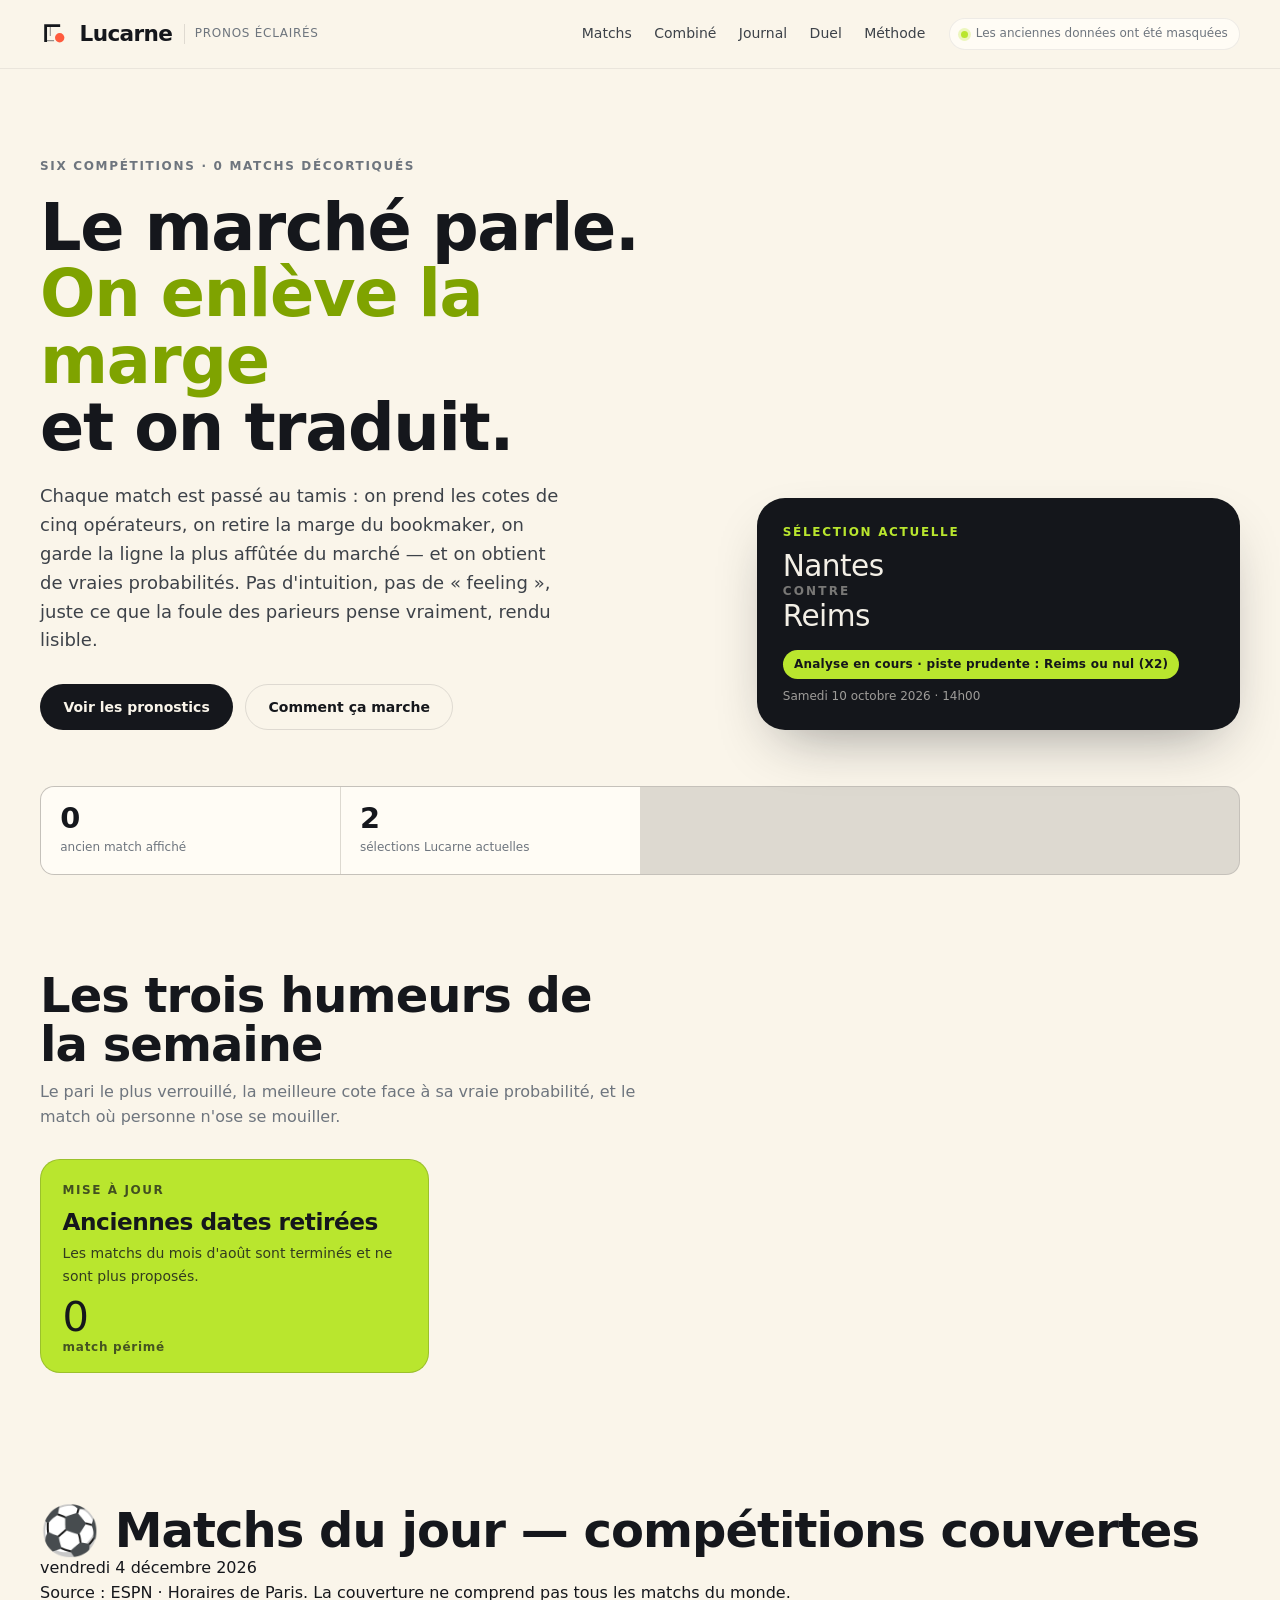
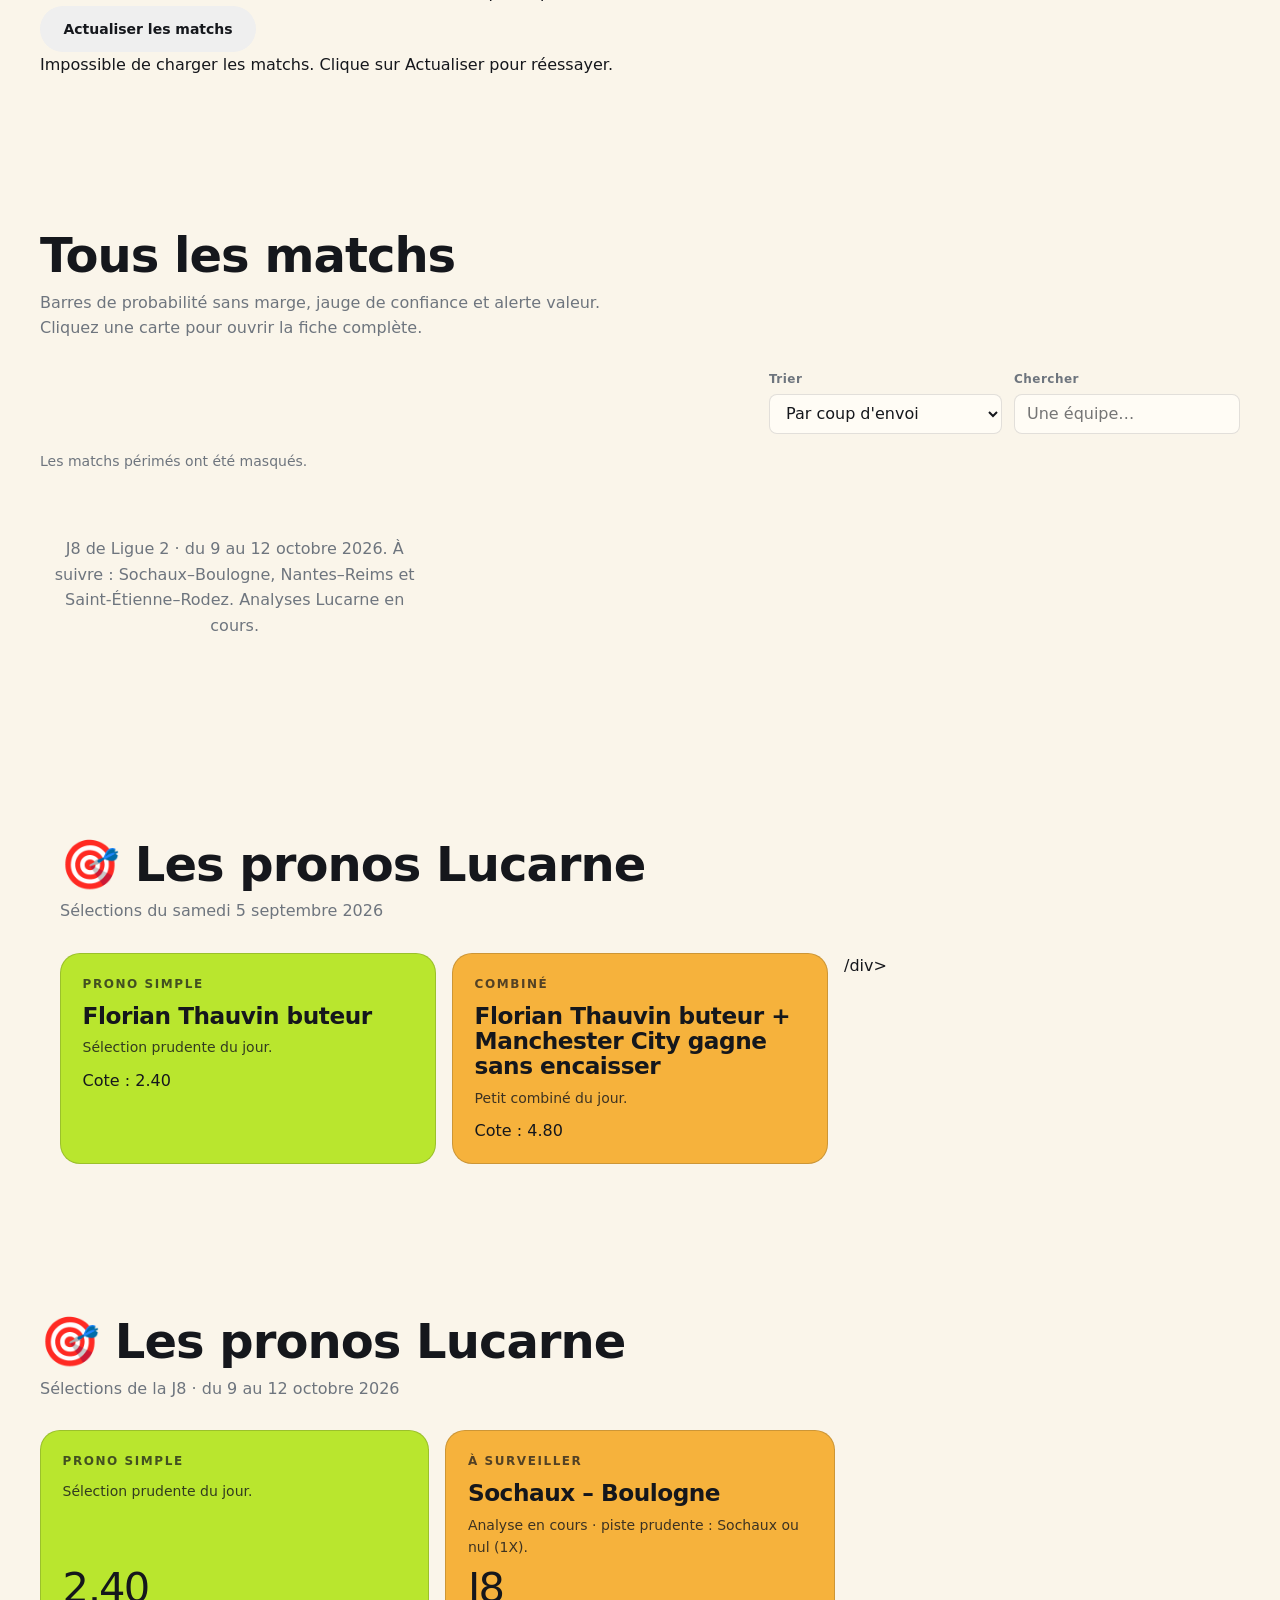
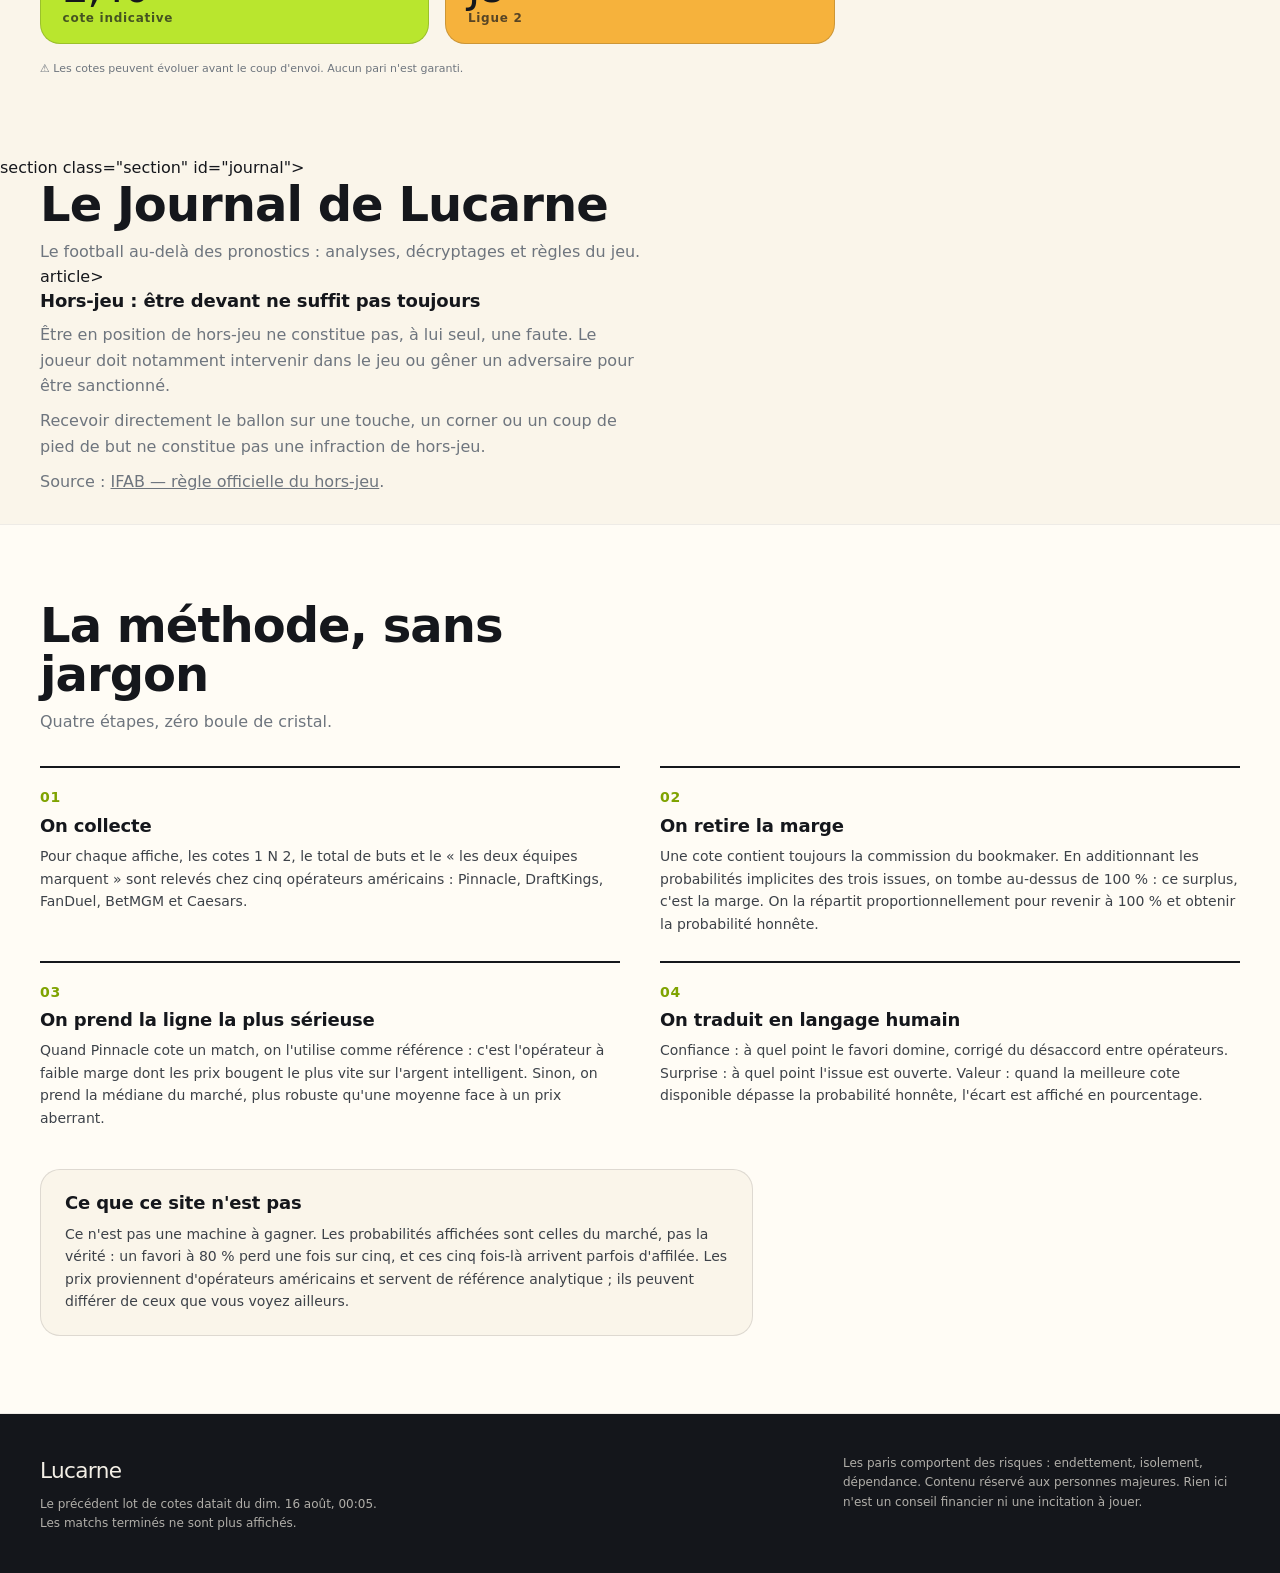
<file: index.html>
<!doctype html>
<html lang="fr">
<head>
<meta charset="utf-8" />
<meta name="viewport" content="width=device-width, initial-scale=1" />
<title>Lucarne — pronostics football éclairés</title>
<meta name="description" content="Probabilités sans marge, indice de confiance et détecteur de valeur sur la Ligue 1, la Premier League, la Liga, la Serie A, la Bundesliga et la Ligue des Champions." />
<link rel="icon" href="data:image/svg+xml,%3Csvg xmlns='http://www.w3.org/2000/svg' viewBox='0 0 32 32'%3E%3Crect width='32' height='32' rx='7' fill='%2314161B'/%3E%3Cpath d='M7 22V8h13' stroke='%23C7F04A' stroke-width='3' fill='none' stroke-linecap='square'/%3E%3Ccircle cx='19' cy='19' r='4.5' fill='%23FF5B3E'/%3E%3C/svg%3E" />
<link href="https://api.fontshare.com/v2/css?f[]=clash-display@600,700&f[]=satoshi@400,500,700,900&display=swap" rel="stylesheet" />
<link rel="stylesheet" href="styles.css" />
</head>
<body>
<a class="skip" href="#contenu">Aller au contenu</a>

<header class="topbar">
  <div class="wrap topbar__in">
    <a class="brand" href="#top" aria-label="Lucarne, accueil">
      <svg class="brand__mark" viewBox="0 0 32 32" aria-hidden="true" fill="none">
        <path d="M6 23V7h14" stroke="currentColor" stroke-width="3" stroke-linecap="square"/>
        <path d="M6 23h9M11 7v11" stroke="currentColor" stroke-width="1.2" opacity=".45"/>
        <circle cx="21" cy="20" r="5" fill="var(--coral)"/>
      </svg>
      <span class="brand__word">Lucarne</span>
      <span class="brand__tag">pronos éclairés</span>
    </a>
    <nav class="topnav" aria-label="Navigation principale">
      <a href="#matchs">Matchs</a>
      <a href="#combine">Combiné</a>
      <a href="#journal">Journal</a>
      <a href="#duel">Duel</a>
      <a href="#methode">Méthode</a>
    </nav>
    <p class="freshness" id="freshness"><span class="dot"></span><span id="freshText">chargement…</span></p>
  </div>
</header>

<main id="contenu">

  <!-- ───────────── HERO ───────────── -->
  <section class="hero" id="top">
    <div class="wrap hero__in">
      <div class="hero__text">
        <p class="eyebrow">Six compétitions · <span id="heroCount">—</span> matchs décortiqués</p>
        <h1>Le marché parle.<br><em>On enlève la marge</em><br>et on traduit.</h1>
        <p class="lede">
          Chaque match est passé au tamis&nbsp;: on prend les cotes de cinq opérateurs, on retire la
          marge du bookmaker, on garde la ligne la plus affûtée du marché — et on obtient de vraies
          probabilités. Pas d'intuition, pas de «&nbsp;feeling&nbsp;», juste ce que la foule des parieurs
          pense vraiment, rendu lisible.
        </p>
        <div class="hero__cta">
          <a class="btn btn--solid" href="#matchs">Voir les pronostics</a>
          <a class="btn btn--ghost" href="#methode">Comment ça marche</a>
        </div>
      </div>
      <aside class="hero__panel" id="heroPanel" aria-label="Affiche du moment"></aside>
    </div>
    <div class="wrap">
      <ul class="ticker" id="ticker" aria-label="Chiffres clés"></ul>
    </div>
  </section>

  <!-- ───────────── PODIUM ───────────── -->
  <section class="strip" id="podium">
    <div class="wrap">
      <div class="sect-head">
        <h2>Les trois humeurs de la semaine</h2>
        <p>Le pari le plus verrouillé, la meilleure cote face à sa vraie probabilité, et le match où personne n'ose se mouiller.</p>
      </div>
      <div class="podium" id="podiumGrid"></div>
    </div>
  </section>

  <!-- ───────────── MATCHS ───────────── -->
  <section class="section" id="matchs">
    <div class="wrap">
      <div class="sect-head sect-head--row">
        <div>
          <h2>Tous les matchs</h2>
          <p>Barres de probabilité sans marge, jauge de confiance et alerte valeur. Cliquez une carte pour ouvrir la fiche complète.</p>
        </div>
      </div>

      <div class="filters" role="group" aria-label="Filtres">
        <div class="chiprow" id="leagueFilter" role="group" aria-label="Compétition"></div>
        <div class="filters__end">
          <label class="field">
            <span>Trier</span>
            <select id="sortSel">
              <option value="date">Par coup d'envoi</option>
              <option value="conf">Confiance décroissante</option>
              <option value="chaos">Indice de surprise</option>
              <option value="edge">Valeur détectée</option>
            </select>
          </label>
          <label class="field field--search">
            <span>Chercher</span>
            <input id="search" type="search" placeholder="Une équipe…" autocomplete="off" />
          </label>
        </div>
      </div>

      <p class="result-count" id="resultCount" aria-live="polite"></p>
      <div class="grid" id="matchGrid"></div>
      <p class="empty" id="emptyState" hidden>Aucun match ne correspond. Essayez un autre filtre.</p>
    </div>
  </section>
 <section class="section"><div class="wrap"><div class="wrap"><div class="sect-head"><h2>🎯 Les pronos Lucarne</h2><p>Sélections du samedi 5 septembre 2026</p></div>
   <div class="podium">
   <article class="pod pod--a">
     <p class="pod__tag">PRONO SIMPLE</p>
    <h3 class="pod__title">Florian Thauvin buteur</h3>
   <p class="pod__why">Sélection prudente du jour.</p> 
     <p class="pod__odd">Cote : 2.40</p>
     </article>
<article class="pod pod--b">
<p class="pod__tag">COMBINÉ</p>
  <h3 class="pod__title">Florian Thauvin buteur + Manchester City gagne sans encaisser</h3>
  <p class="pod__why">Petit combiné du jour.</p>
  <p class="pod__odd">Cote : 4.80</p>
  </article>
  /div>
</div>
</section>   
  <!-- ───────────── COMBINÉ ───────────── -->
  <section class="section section--dark" id="combine">
    <div class="wrap combo">
      <div class="combo__intro">
        <h2>L'atelier combiné</h2>
        <p>
          Ajoutez des sélections et voyez immédiatement ce que ça donne&nbsp;: la probabilité réelle
          que tout passe, la cote que le marché vous offre, et si le jeu en vaut la chandelle.
          Spoiler&nbsp;: chaque nouvelle jambe divise vos chances.
        </p>
        <div class="combo__hint" id="comboHint">Cliquez sur <strong>+ Combiné</strong> sur une carte de match.</div>
      </div>
      <div class="combo__panel">
        <ul class="legs" id="comboLegs"></ul>
        <div class="combo__totals" id="comboTotals"></div>
      </div>
    </div>
  </section>

  <!-- ───────────── DUEL ───────────── -->
  <section class="section" id="duel">
    <div class="wrap">
      <div class="sect-head">
        <h2>Duel contre le modèle</h2>
        <p>Un match, trois issues, aucune cote affichée. Vous parlez d'abord, le marché répond ensuite. Votre score est calculé au score de Brier — plus vous êtes proche de la vérité probabiliste, plus vous marquez.</p>
      </div>
      <div class="duel" id="duelBox"></div>
    </div>
  </section>

  <!-- ───────────── MÉTHODE ───────────── -->
  section class="section" id="journal">
  <div class="wrap">
    <div class="sect-head">
      <h2>Le Journal de Lucarne</h2>
      <p>Le football au-delà des pronostics : analyses, décryptages et règles du jeu.</p>
      article>
  <h3>Hors-jeu : être devant ne suffit pas toujours</h3>
  <p>Être en position de hors-jeu ne constitue pas, à lui seul, une faute. Le joueur doit notamment intervenir dans le jeu ou gêner un adversaire pour être sanctionné.</p>
  <p>Recevoir directement le ballon sur une touche, un corner ou un coup de pied de but ne constitue pas une infraction de hors-jeu.</p>
  <p>Source : <a href="https://www.theifab.com/laws/latest/offside/">IFAB — règle officielle du hors-jeu</a>.</p>
    </div>
  </div>
</section>
   <section class="section section--paper" id="methode">
    <div class="wrap method">
      <div class="method__lead">
        <h2>La méthode, sans jargon</h2>
        <p>Quatre étapes, zéro boule de cristal.</p>
      </div>
      <ol class="steps">
        <li>
          <span class="steps__n">01</span>
          <h3>On collecte</h3>
          <p>Pour chaque affiche, les cotes 1&nbsp;N&nbsp;2, le total de buts et le «&nbsp;les deux équipes marquent&nbsp;» sont relevés chez cinq opérateurs américains&nbsp;: Pinnacle, DraftKings, FanDuel, BetMGM et Caesars.</p>
        </li>
        <li>
          <span class="steps__n">02</span>
          <h3>On retire la marge</h3>
          <p>Une cote contient toujours la commission du bookmaker. En additionnant les probabilités implicites des trois issues, on tombe au-dessus de 100&nbsp;%&nbsp;: ce surplus, c'est la marge. On la répartit proportionnellement pour revenir à 100&nbsp;% et obtenir la probabilité honnête.</p>
        </li>
        <li>
          <span class="steps__n">03</span>
          <h3>On prend la ligne la plus sérieuse</h3>
          <p>Quand Pinnacle cote un match, on l'utilise comme référence&nbsp;: c'est l'opérateur à faible marge dont les prix bougent le plus vite sur l'argent intelligent. Sinon, on prend la médiane du marché, plus robuste qu'une moyenne face à un prix aberrant.</p>
        </li>
        <li>
          <span class="steps__n">04</span>
          <h3>On traduit en langage humain</h3>
          <p>Confiance&nbsp;: à quel point le favori domine, corrigé du désaccord entre opérateurs. Surprise&nbsp;: à quel point l'issue est ouverte. Valeur&nbsp;: quand la meilleure cote disponible dépasse la probabilité honnête, l'écart est affiché en pourcentage.</p>
        </li>
      </ol>
      <div class="method__note">
        <h3>Ce que ce site n'est pas</h3>
        <p>
          Ce n'est pas une machine à gagner. Les probabilités affichées sont celles du marché, pas la vérité&nbsp;:
          un favori à 80&nbsp;% perd une fois sur cinq, et ces cinq fois-là arrivent parfois d'affilée. Les prix
          proviennent d'opérateurs américains et servent de référence analytique&nbsp;; ils peuvent différer
          de ceux que vous voyez ailleurs.
        </p>
      </div>
    </div>
  </section>
</main>

<footer class="foot">
  <div class="wrap foot__in">
    <div>
      <p class="foot__brand">Lucarne</p>
      <p class="foot__meta" id="footMeta"></p>
    </div>
    <p class="foot__warn">
      Les paris comportent des risques&nbsp;: endettement, isolement, dépendance.
      Contenu réservé aux personnes majeures. Rien ici n'est un conseil financier ni une incitation à jouer.
    </p>
  </div>
</footer>

<!-- Fiche match -->
<div class="sheet" id="sheet" hidden>
  <div class="sheet__scrim" data-close></div>
  <div class="sheet__panel" role="dialog" aria-modal="true" aria-labelledby="sheetTitle">
    <button class="sheet__x" data-close aria-label="Fermer la fiche">&times;</button>
    <div id="sheetBody"></div>
  </div>
</div>

<script src="app.js" defer></script>
<script data-pplx-inline-edit>
(function () {
  if (window === window.top) return;

  const allowedParentOrigins = ["https://www.perplexity.ai","https://perplexity.ai","https://testing.perplexity.ai","https://staging.perplexity.ai","https://*.preview.i.perplexity.ai","http://perplexity.localhost","http://localhost:1420","http://127.0.0.1:1420","http://localhost:3000","http://127.0.0.1:3000","http://localhost:5173","http://127.0.0.1:5173"];
  const MAX_FONT_BYTES = 500 * 1024;
  const MAX_TOTAL_FONT_BYTES = 2 * 1024 * 1024;
  let scrollForwarding = false;
  let scrollRaf = 0;
  let trustedTopOrigin = null;

  // Allow entries like "https://*.preview.i.perplexity.ai" — the wildcard
  // matches a single DNS label (no dots), so "https://*.foo" cannot stretch
  // across multiple labels.
  function matchesAllowedOrigin(origin) {
    if (!origin) return false;
    for (const entry of allowedParentOrigins) {
      if (!entry.includes("*")) {
        if (entry === origin) return true;
        continue;
      }
      const pattern = new RegExp(
        "^" +
          entry.replace(/[.+?^${}()|[\]\\]/g, "\\$&").replace(/\*/g, "[^.]+") +
          "$",
      );
      if (pattern.test(origin)) return true;
    }
    return false;
  }

  // Trust decision: when the sender is same-origin-visible (event.origin is a
  // real origin like https://www.perplexity.ai) we trust event.origin directly.
  // When event.origin is "null" (opaque broker srcdoc), we fall back to the
  // broker's stamped `parentOrigin` to identify the top window. The fallback
  // is claim-only — we rely on the browser's native `targetOrigin` enforcement
  // on the response path (see postToTrustedTop) to ensure replies can't be
  // delivered to anyone but the actual top window of that claimed origin.
  function getTrustedParentOrigin(event) {
    const forwardedParentOrigin =
      typeof event.data.parentOrigin === "string" ? event.data.parentOrigin : null;
    const parentOrigin = event.origin === "null" ? forwardedParentOrigin : event.origin;
    return matchesAllowedOrigin(parentOrigin) ? parentOrigin : null;
  }

  // All responses go to window.top with targetOrigin = the allowlisted origin.
  // An attacker that iframes us inside their own null-origin broker can claim
  // any parentOrigin they like, but the browser will drop the reply whenever
  // the real top's origin doesn't match — so the screenshot never leaves.
  function postToTrustedTop(message) {
    if (!trustedTopOrigin) return;
    try {
      window.top.postMessage(message, trustedTopOrigin);
    } catch (_error) {}
  }

  function inlineAll(original, clone) {
    if (original.nodeType !== 1 || clone.nodeType !== 1) return;

    try {
      const computedStyle = getComputedStyle(original);
      // cssText on a computed style is the serialized declaration in modern
      // Chromium/Safari — a single read beats enumerating ~400 longhand
      // properties. Firefox returns "" here, so we fall back on empty.
      const serialized = computedStyle.cssText;
      if (serialized) {
        clone.style.cssText = serialized;
      } else {
        const parts = new Array(computedStyle.length);
        for (let index = 0; index < computedStyle.length; index += 1) {
          const property = computedStyle[index];
          parts[index] = `${property}:${computedStyle.getPropertyValue(property)};`;
        }
        clone.style.cssText = parts.join("");
      }
    } catch (_error) {}

    const originalChildren = original.children;
    const clonedChildren = clone.children;
    for (
      let index = 0;
      index < originalChildren.length && index < clonedChildren.length;
      index += 1
    ) {
      inlineAll(originalChildren[index], clonedChildren[index]);
    }
  }

  function extractFontUrl(srcValue) {
    const matches = [
      ...srcValue.matchAll(
        /url\(["']?([^"')]+)["']?\)(?:\s*format\(["']?([^"')]+)["']?\))?/gi,
      ),
    ];
    if (matches.length === 0) return null;
    const woff2 = matches.find((m) => m[2] && m[2].toLowerCase().includes("woff2"));
    if (woff2) return woff2[1];
    const woff = matches.find((m) => m[2] && m[2].toLowerCase().includes("woff"));
    if (woff) return woff[1];
    return matches[0][1];
  }

  // Cache resolved font URL -> data URI across captures. Fonts on a page
  // essentially never change, and a batch run emits multiple captures back to
  // back — without this we'd refetch + re-base64 every time.
  const fontDataUriCache = new Map();
  const SRC_DECLARATION_RE = /src\s*:\s*[^;}]+/i;

  async function fetchAsDataUri(url) {
    if (fontDataUriCache.has(url)) return fontDataUriCache.get(url);
    let dataUri = null;
    try {
      const response = await fetch(url, { mode: "cors", credentials: "omit" });
      if (response.ok) {
        const blob = await response.blob();
        if (blob.size <= MAX_FONT_BYTES) {
          dataUri = await new Promise((resolve) => {
            const reader = new FileReader();
            reader.onloadend = () =>
              resolve(typeof reader.result === "string" ? reader.result : null);
            reader.onerror = () => resolve(null);
            reader.readAsDataURL(blob);
          });
        }
      }
    } catch (_error) {
      dataUri = null;
    }
    fontDataUriCache.set(url, dataUri);
    return dataUri;
  }

  function collectFontFaceRuleTexts() {
    const rules = [];
    for (const sheet of document.styleSheets) {
      let cssRules;
      try {
        cssRules = sheet.cssRules;
      } catch (_error) {
        continue;
      }
      if (!cssRules) continue;
      for (const rule of cssRules) {
        const cssText = rule.cssText || "";
        if (cssText.startsWith("@font-face")) rules.push(cssText);
      }
    }
    return rules;
  }

  async function buildInlinedFontCss() {
    const ruleTexts = collectFontFaceRuleTexts();
    if (ruleTexts.length === 0) return null;

    const resolved = ruleTexts.map((cssText) => {
      if (!SRC_DECLARATION_RE.test(cssText)) return null;
      const srcMatch = cssText.match(/src\s*:\s*([^;}]+)[;}]/i);
      if (!srcMatch) return null;
      const url = extractFontUrl(srcMatch[1]);
      if (!url) return null;
      try {
        return { cssText, url: new URL(url, document.baseURI).href };
      } catch (_error) {
        return null;
      }
    });

    const dataUris = await Promise.all(
      resolved.map((entry) => (entry ? fetchAsDataUri(entry.url) : Promise.resolve(null))),
    );

    const inlined = [];
    let totalBytes = 0;
    for (let index = 0; index < resolved.length; index += 1) {
      const entry = resolved[index];
      const dataUri = dataUris[index];
      if (!entry || !dataUri) continue;
      const approxBytes = dataUri.length * 0.75;
      if (totalBytes + approxBytes > MAX_TOTAL_FONT_BYTES) break;
      totalBytes += approxBytes;
      inlined.push(entry.cssText.replace(SRC_DECLARATION_RE, `src: url("${dataUri}")`));
    }
    return inlined.length > 0 ? inlined.join("\n") : null;
  }

  function stripExternal(clone) {
    const images = clone.querySelectorAll("img");
    for (let index = 0; index < images.length; index += 1) {
      const src = images[index].getAttribute("src");
      if (src && !src.startsWith("data:")) images[index].removeAttribute("src");
    }

    const elements = clone.querySelectorAll("*");
    for (let index = 0; index < elements.length; index += 1) {
      const style = elements[index].style.cssText;
      if (style && style.includes("url(")) {
        elements[index].style.cssText = style.replace(
          /url\(["']?(?!data:)[^)"']*["']?\)/gi,
          "none",
        );
      }
    }
  }

  function emitScroll() {
    scrollRaf = 0;
    if (!scrollForwarding) return;
    postToTrustedTop({
      type: "INLINE_EDIT_SCROLL",
      scrollX: window.scrollX,
      scrollY: window.scrollY,
    });
  }

  window.addEventListener(
    "scroll",
    function () {
      if (!scrollForwarding || scrollRaf) return;
      scrollRaf = requestAnimationFrame(emitScroll);
    },
    { passive: true, capture: true },
  );

  async function handleCaptureRequest(event) {
    const requestId = event.data.requestId;
    const scrollX = window.scrollX;
    const scrollY = window.scrollY;
    const width = window.innerWidth;
    const height = window.innerHeight;

    function postResult(dataUrl) {
      postToTrustedTop({
        type: "INLINE_EDIT_SCREENSHOT_RESULT",
        requestId,
        dataUrl,
        scrollX,
        scrollY,
      });
    }

    try {
      // Wait for any pending web fonts to resolve so both inline metrics and
      // the @font-face inlining below see the same loaded faces.
      if (document.fonts && document.fonts.ready) {
        try {
          await document.fonts.ready;
        } catch (_error) {}
      }

      const clone = document.documentElement.cloneNode(true);
      inlineAll(document.documentElement, clone);

      const removedNodes = clone.querySelectorAll("script,link[rel=\"stylesheet\"],style");
      for (let index = 0; index < removedNodes.length; index += 1) {
        removedNodes[index].remove();
      }

      stripExternal(clone);

      // Re-embed web fonts as data-URI @font-face rules so the SVG rasterizer
      // can resolve them — external font URLs aren't fetched during
      // foreignObject rendering, which would otherwise force a fallback face
      // and change text metrics.
      const inlinedFontCss = await buildInlinedFontCss();
      if (inlinedFontCss) {
        const styleEl = document.createElement("style");
        styleEl.textContent = inlinedFontCss;
        const head = clone.querySelector("head");
        if (head) head.appendChild(styleEl);
        else clone.insertBefore(styleEl, clone.firstChild);
      }

      const html = new XMLSerializer().serializeToString(clone);
      const svg =
        `<svg xmlns="http://www.w3.org/2000/svg" width="${width}" height="${height}">` +
        '<foreignObject width="100%" height="100%">' +
        `<div xmlns="http://www.w3.org/1999/xhtml" style="width:${width}px;height:${height}px;overflow:hidden">` +
        `<div style="position:relative;left:-${scrollX}px;top:-${scrollY}px">` +
        html +
        "</div></div></foreignObject></svg>";
      const svgUrl = `data:image/svg+xml;charset=utf-8,${encodeURIComponent(svg)}`;
      const image = new Image();
      image.onload = function () {
        const canvas = document.createElement("canvas");
        canvas.width = width;
        canvas.height = height;
        canvas.getContext("2d").drawImage(image, 0, 0);
        postResult(canvas.toDataURL("image/png"));
      };
      image.onerror = function () {
        postResult(null);
      };
      image.src = svgUrl;
    } catch (_error) {
      postResult(null);
    }
  }

  window.addEventListener("message", function (event) {
    if (!event.data) return;
    // Only accept messages from the direct parent frame. Blocks sibling /
    // unrelated-window postMessage senders that could otherwise reach us.
    if (event.source !== window.parent) return;

    const trustedParentOrigin = getTrustedParentOrigin(event);
    if (!trustedParentOrigin) return;
    trustedTopOrigin = trustedParentOrigin;

    if (event.data.type === "INLINE_EDIT_SCROLL_START") {
      scrollForwarding = true;
      emitScroll();
      return;
    }

    if (event.data.type === "INLINE_EDIT_SCROLL_STOP") {
      scrollForwarding = false;
      if (scrollRaf) cancelAnimationFrame(scrollRaf);
      scrollRaf = 0;
      return;
    }

    if (event.data.type !== "INLINE_EDIT_CAPTURE_REQUEST") return;

    handleCaptureRequest(event);
  });
})();


</script></body>
</html>
</file>
<file: styles.css>
/* ============ Lucarne — feuille de style ============ */

:root {
  /* couleurs */
  --paper:      #FAF5EA;
  --paper-2:    #FFFCF5;
  --ink:        #15171C;
  --ink-2:      #3D4249;
  --ink-3:      #6E757E;
  --line:       rgba(21, 23, 28, 0.12);
  --line-soft:  rgba(21, 23, 28, 0.07);

  --lime:       #B9E62E;
  --lime-deep:  #7FA300;
  --amber:      #F6B23C;
  --amber-deep: #A9720B;
  --coral:      #FF5B3E;
  --coral-deep: #C6300F;
  --violet:     #6C5CE7;

  --dark:       #14161B;
  --dark-2:     #1D2027;

  /* typo */
  --font-display: 'Clash Display', 'Satoshi', system-ui, sans-serif;
  --font-body:    'Satoshi', 'Inter', system-ui, sans-serif;

  --text-xs:   0.75rem;
  --text-sm:   0.875rem;
  --text-base: 1rem;
  --text-lg:   1.125rem;
  --text-xl:   1.5rem;
  --text-2xl:  clamp(2rem, 4.2vw, 3rem);
  --text-hero: clamp(2.4rem, 5.1vw, 4.1rem);

  --r-sm: 8px;
  --r-md: 14px;
  --r-lg: 20px;
  --r-xl: 28px;

  --shadow-card: 0 1px 2px rgba(21,23,28,.05), 0 10px 28px -18px rgba(21,23,28,.35);
  --shadow-pop:  0 24px 60px -24px rgba(21,23,28,.45);

  --wrap: 1200px;
}

* { box-sizing: border-box; }

html { scroll-behavior: smooth; scroll-padding-top: 84px; }

body {
  margin: 0;
  background: var(--paper);
  color: var(--ink);
  font-family: var(--font-body);
  font-size: var(--text-base);
  line-height: 1.6;
  -webkit-font-smoothing: antialiased;
  text-rendering: optimizeLegibility;
}

h1, h2, h3 { font-family: var(--font-display); font-weight: 600; line-height: 1.02; margin: 0; letter-spacing: -0.02em; }
h1 { font-size: var(--text-hero); }
h2 { font-size: var(--text-2xl); }
h3 { font-size: var(--text-lg); font-family: var(--font-body); font-weight: 700; letter-spacing: -0.01em; line-height: 1.25; }
p  { margin: 0; }
ul, ol { margin: 0; padding: 0; list-style: none; }
a { color: inherit; }
em { font-style: normal; color: var(--lime-deep); }

button, select, input { font: inherit; color: inherit; }

.wrap { width: min(100% - 2.5rem, var(--wrap)); margin-inline: auto; }

.skip {
  position: absolute; left: -9999px; top: 0; z-index: 200;
  background: var(--ink); color: var(--paper); padding: .7rem 1rem; border-radius: 0 0 var(--r-sm) 0;
}
.skip:focus { left: 0; }

:focus-visible { outline: 3px solid var(--violet); outline-offset: 2px; border-radius: 4px; }

/* ---------- topbar ---------- */
.topbar {
  position: sticky; top: 0; z-index: 60;
  background: rgba(250, 245, 234, .88);
  backdrop-filter: blur(14px);
  border-bottom: 1px solid var(--line-soft);
}
.topbar__in { display: flex; align-items: center; gap: 1.5rem; height: 68px; }
.brand { display: flex; align-items: center; gap: .6rem; text-decoration: none; color: var(--ink); }
.brand__mark { width: 30px; height: 30px; flex: none; }
.brand__word { font-family: var(--font-display); font-weight: 700; font-size: 1.35rem; letter-spacing: -0.03em; }
.brand__tag {
  font-size: var(--text-xs); color: var(--ink-3); letter-spacing: .06em; text-transform: uppercase;
  border-left: 1px solid var(--line); padding-left: .6rem; margin-left: .15rem;
}
.topnav { display: flex; gap: 1.4rem; margin-left: auto; font-size: var(--text-sm); font-weight: 500; }
.topnav a { text-decoration: none; color: var(--ink-2); padding: .35rem 0; border-bottom: 2px solid transparent; }
.topnav a:hover { color: var(--ink); border-bottom-color: var(--lime); }
.freshness {
  display: flex; align-items: center; gap: .45rem;
  font-size: var(--text-xs); color: var(--ink-3); white-space: nowrap;
  background: var(--paper-2); border: 1px solid var(--line-soft); padding: .35rem .7rem; border-radius: 999px;
}
.dot { width: 7px; height: 7px; border-radius: 50%; background: var(--lime); box-shadow: 0 0 0 3px rgba(185,230,46,.28); }

/* ---------- hero ---------- */
.hero { padding-block: clamp(3rem, 7vw, 5.5rem) 2.5rem; }
.hero__in { display: grid; grid-template-columns: 1.15fr .85fr; gap: clamp(2rem, 5vw, 4rem); align-items: end; }
.eyebrow {
  font-size: var(--text-xs); font-weight: 700; letter-spacing: .14em; text-transform: uppercase;
  color: var(--ink-3); margin-bottom: 1.1rem;
}
.hero h1 { margin-bottom: 1.4rem; }
.lede { max-width: 46ch; color: var(--ink-2); font-size: var(--text-lg); }
.hero__cta { display: flex; flex-wrap: wrap; gap: .75rem; margin-top: 1.8rem; }

.btn {
  display: inline-flex; align-items: center; justify-content: center;
  min-height: 46px; padding: 0 1.4rem; border-radius: 999px;
  font-size: var(--text-sm); font-weight: 700; text-decoration: none; cursor: pointer;
  border: 1px solid transparent; transition: transform .16s ease, background .16s ease, color .16s ease;
}
.btn:hover { transform: translateY(-2px); }
.btn--solid { background: var(--ink); color: var(--paper); }
.btn--solid:hover { background: #000; }
.btn--ghost { background: transparent; border-color: var(--line); color: var(--ink); }
.btn--ghost:hover { background: var(--paper-2); border-color: var(--ink); }

/* affiche du moment */
.hero__panel {
  background: var(--dark); color: #F3EFE6; border-radius: var(--r-xl);
  padding: 1.6rem 1.6rem 1.5rem; box-shadow: var(--shadow-pop);
}
.feat__kicker { font-size: var(--text-xs); letter-spacing: .14em; text-transform: uppercase; color: var(--lime); font-weight: 700; }
.feat__meta { font-size: var(--text-xs); color: rgba(243,239,230,.62); margin-top: .5rem; }
.feat__teams { font-family: var(--font-display); font-size: 1.85rem; line-height: 1.06; margin: .55rem 0 1.1rem; letter-spacing: -0.02em; }
.feat__teams span { display: block; }
.feat__teams .vs { font-family: var(--font-body); font-size: var(--text-xs); font-weight: 700; color: rgba(243,239,230,.45); letter-spacing: .18em; margin: .18rem 0; }
.feat__verdict {
  display: inline-flex; align-items: center; gap: .4rem; font-size: var(--text-xs); font-weight: 700;
  background: var(--lime); color: var(--dark); padding: .3rem .7rem; border-radius: 999px; letter-spacing: .02em;
}
.feat__line { display: flex; justify-content: space-between; gap: 1rem; font-size: var(--text-sm); margin-top: 1.1rem; padding-top: 1rem; border-top: 1px solid rgba(243,239,230,.14); }
.feat__line b { font-variant-numeric: tabular-nums; }

/* ticker */
.ticker { display: grid; grid-template-columns: repeat(4, 1fr); gap: 1px; background: var(--line); border: 1px solid var(--line); border-radius: var(--r-md); overflow: hidden; margin-top: clamp(2.5rem, 5vw, 3.5rem); }
.ticker li { background: var(--paper-2); padding: 1.05rem 1.2rem; }
.ticker b { display: block; font-family: var(--font-display); font-size: 1.8rem; line-height: 1; letter-spacing: -0.03em; }
.ticker span { display: block; font-size: var(--text-xs); color: var(--ink-3); margin-top: .35rem; }

/* ---------- sections ---------- */
.section { padding-block: clamp(3.2rem, 6vw, 5rem); }
.strip { padding-block: clamp(2.5rem, 5vw, 3.5rem); }
.section--paper { background: var(--paper-2); border-block: 1px solid var(--line-soft); }
.section--dark { background: var(--dark); color: #F3EFE6; }

.sect-head { max-width: 60ch; margin-bottom: 1.8rem; }
.sect-head p { color: var(--ink-3); margin-top: .6rem; }
.section--dark .sect-head p { color: rgba(243,239,230,.66); }

/* ---------- podium ---------- */
.podium { display: grid; grid-template-columns: repeat(3, 1fr); gap: 1rem; }
.pod {
  border-radius: var(--r-lg); padding: 1.3rem 1.35rem 1.2rem; border: 1px solid var(--line);
  background: var(--paper-2); display: flex; flex-direction: column; gap: .55rem; min-height: 190px;
}
.pod--a { background: var(--lime); border-color: rgba(21,23,28,.18); }
.pod--b { background: var(--amber); border-color: rgba(21,23,28,.18); }
.pod--c { background: var(--coral); border-color: rgba(21,23,28,.18); }
.pod__tag { font-size: var(--text-xs); font-weight: 700; letter-spacing: .13em; text-transform: uppercase; opacity: .72; }
.pod__title { font-family: var(--font-display); font-size: 1.45rem; line-height: 1.08; letter-spacing: -0.02em; }
.pod__why { font-size: var(--text-sm); opacity: .82; }
.pod__num { font-family: var(--font-display); font-size: 2.6rem; line-height: 1; letter-spacing: -0.04em; margin-top: auto; }
.pod__num small { font-family: var(--font-body); font-size: var(--text-xs); font-weight: 700; letter-spacing: .06em; opacity: .7; display: block; margin-top: .2rem; }

/* ---------- filtres ---------- */
.filters { display: flex; flex-wrap: wrap; gap: 1rem; align-items: flex-end; justify-content: space-between; margin-bottom: 1rem; }
.chiprow { display: flex; flex-wrap: wrap; gap: .45rem; flex: 1 1 420px; align-items: center; align-content: flex-start; }
.chiprow .chip { flex: 0 0 auto; }
.chip {
  border: 1px solid var(--line); background: var(--paper-2); border-radius: 999px;
  padding: .45rem .95rem; font-size: var(--text-sm); font-weight: 600; cursor: pointer;
  min-height: 38px; display: inline-flex; align-items: center; gap: .4rem;
  transition: background .15s ease, color .15s ease, border-color .15s ease;
}
.chip:hover { border-color: var(--ink); }
.chip[aria-pressed="true"] { background: var(--ink); color: var(--paper); border-color: var(--ink); }
.chip__n { font-size: var(--text-xs); opacity: .6; font-variant-numeric: tabular-nums; }

.filters__end { display: flex; gap: .75rem; flex-wrap: wrap; }
.field { display: flex; flex-direction: column; gap: .3rem; }
.field > span { font-size: var(--text-xs); color: var(--ink-3); font-weight: 600; letter-spacing: .04em; }
.field select, .field input {
  min-height: 40px; border: 1px solid var(--line); background: var(--paper-2);
  border-radius: var(--r-sm); padding: 0 .75rem; min-width: 190px;
}
.field select:hover, .field input:hover { border-color: var(--ink); }

.result-count { font-size: var(--text-sm); color: var(--ink-3); margin-bottom: 1rem; }
.empty { padding: 3rem 0; text-align: center; color: var(--ink-3); }

/* ---------- grille de matchs ---------- */
.grid { display: grid; grid-template-columns: repeat(auto-fill, minmax(330px, 1fr)); gap: 1rem; }

.card {
  position: relative; background: var(--paper-2); border: 1px solid var(--line);
  border-radius: var(--r-lg); padding: 1.1rem 1.15rem 1rem; box-shadow: var(--shadow-card);
  display: flex; flex-direction: column; gap: .85rem; cursor: pointer;
  transition: transform .18s ease, box-shadow .18s ease, border-color .18s ease;
}
.card:hover { transform: translateY(-3px); box-shadow: var(--shadow-pop); border-color: rgba(21,23,28,.24); }
.card__head { display: flex; align-items: center; gap: .5rem; font-size: var(--text-xs); color: var(--ink-3); }
.lg-badge { font-weight: 700; letter-spacing: .07em; text-transform: uppercase; padding: .18rem .5rem; border-radius: var(--r-sm); font-size: 10px; color: var(--dark); }
.lg-l1  { background: #CBE3FF; } .lg-pl { background: #E3D6FF; } .lg-li { background: #FFD9C7; }
.lg-sa  { background: #CFF3E4; } .lg-bl { background: #FFE1A8; } .lg-ucl{ background: #D9DEFF; }

.card__teams { display: flex; flex-direction: column; gap: .3rem; }
.team { display: flex; align-items: center; gap: .55rem; font-weight: 700; font-size: var(--text-base); line-height: 1.2; }
.team img { width: 22px; height: 22px; object-fit: contain; flex: none; }
.team--fav { }
.team__pct { margin-left: auto; font-variant-numeric: tabular-nums; font-weight: 700; font-size: var(--text-sm); color: var(--ink-2); }

.bars { display: flex; height: 9px; border-radius: 999px; overflow: hidden; background: var(--line-soft); }
.bars i { display: block; height: 100%; }
.bars .b-h { background: var(--lime); }
.bars .b-d { background: var(--amber); }
.bars .b-a { background: var(--coral); }
.barkey { display: flex; justify-content: space-between; font-size: 11px; color: var(--ink-3); font-variant-numeric: tabular-nums; }

.card__foot { display: flex; align-items: center; gap: .5rem; flex-wrap: wrap; margin-top: auto; padding-top: .2rem; }
.pill {
  font-size: 11px; font-weight: 700; padding: .25rem .6rem; border-radius: 999px;
  border: 1px solid var(--line); background: var(--paper); letter-spacing: .02em;
}
.pill--banco  { background: var(--lime);  border-color: transparent; }
.pill--solide { background: #DFF0B4; border-color: transparent; }
.pill--ouvert { background: var(--amber); border-color: transparent; }
.pill--chaos  { background: var(--coral); border-color: transparent; color: #fff; }
.pill--value  { background: var(--dark); color: var(--lime); border-color: transparent; }

.gauge { display: flex; align-items: center; gap: .4rem; margin-left: auto; font-size: 11px; color: var(--ink-3); }
.gauge__track { width: 54px; height: 6px; border-radius: 999px; background: var(--line-soft); overflow: hidden; }
.gauge__fill { display: block; height: 100%; background: var(--ink); }

.card__add {
  border: 1px solid var(--line); background: var(--paper); border-radius: 999px;
  padding: .3rem .7rem; font-size: 11px; font-weight: 700; cursor: pointer; min-height: 30px;
}
.card__add:hover { background: var(--ink); color: var(--paper); border-color: var(--ink); }
.card__add[data-on="1"] { background: var(--lime); border-color: transparent; }

/* ---------- combiné ---------- */
.combo { display: grid; grid-template-columns: .9fr 1.1fr; gap: clamp(1.5rem, 4vw, 3rem); align-items: start; }
.combo__intro p { color: rgba(243,239,230,.7); margin-top: .8rem; max-width: 44ch; }
.combo__hint { margin-top: 1.2rem; font-size: var(--text-sm); color: rgba(243,239,230,.55); border-left: 2px solid var(--lime); padding-left: .8rem; }
.combo__panel { background: var(--dark-2); border: 1px solid rgba(243,239,230,.12); border-radius: var(--r-lg); padding: 1.2rem; }
.legs { display: flex; flex-direction: column; gap: .5rem; min-height: 60px; }
.leg { display: flex; align-items: center; gap: .7rem; background: rgba(243,239,230,.05); border-radius: var(--r-md); padding: .6rem .75rem; font-size: var(--text-sm); }
.leg__sel { font-weight: 700; color: var(--lime); flex: none; width: 2.2rem; }
.leg__txt { flex: 1; min-width: 0; }
.leg__txt small { display: block; color: rgba(243,239,230,.5); font-size: 11px; }
.leg__p { font-variant-numeric: tabular-nums; font-weight: 700; }
.leg__x { background: none; border: none; color: rgba(243,239,230,.5); cursor: pointer; font-size: 1.1rem; line-height: 1; padding: .2rem .3rem; }
.leg__x:hover { color: var(--coral); }
.legs__none { color: rgba(243,239,230,.4); font-size: var(--text-sm); padding: 1rem 0; }

.combo__totals { margin-top: 1.1rem; padding-top: 1.1rem; border-top: 1px solid rgba(243,239,230,.14); }
.tot { display: grid; grid-template-columns: repeat(3, 1fr); gap: .8rem; }
.tot div b { display: block; font-family: var(--font-display); font-size: 1.9rem; line-height: 1; letter-spacing: -0.03em; }
.tot div span { font-size: 11px; color: rgba(243,239,230,.55); display: block; margin-top: .3rem; }
.tot--edge b { color: var(--lime); }
.combo__verdict { margin-top: 1rem; font-size: var(--text-sm); color: rgba(243,239,230,.78); }

/* ---------- duel ---------- */
.duel { background: var(--paper-2); border: 1px solid var(--line); border-radius: var(--r-xl); padding: clamp(1.3rem, 3vw, 2rem); max-width: 760px; }
.duel__q { font-family: var(--font-display); font-size: clamp(1.5rem, 3.4vw, 2.1rem); line-height: 1.06; letter-spacing: -0.02em; margin-bottom: .4rem; }
.duel__meta { font-size: var(--text-xs); color: var(--ink-3); letter-spacing: .06em; text-transform: uppercase; font-weight: 700; }
.duel__opts { display: grid; grid-template-columns: repeat(3, 1fr); gap: .6rem; margin: 1.3rem 0 0; }
.duel__opt {
  border: 1px solid var(--line); background: var(--paper); border-radius: var(--r-md);
  padding: .9rem .6rem; cursor: pointer; text-align: center; min-height: 74px;
  display: flex; flex-direction: column; justify-content: center; gap: .2rem;
  transition: transform .15s ease, border-color .15s ease, background .15s ease;
}
.duel__opt:hover { transform: translateY(-2px); border-color: var(--ink); }
.duel__opt b { font-family: var(--font-display); font-size: 1.25rem; }
.duel__opt small { font-size: 11px; color: var(--ink-3); }
.duel__opt[data-state="win"]  { background: var(--lime); border-color: transparent; }
.duel__opt[data-state="lose"] { background: var(--paper); opacity: .55; }
.duel__opt[data-state="pick"] { border-color: var(--ink); border-width: 2px; }
.duel__reveal { margin-top: 1.2rem; display: grid; gap: .75rem; }
.duel__bars { display: flex; height: 12px; border-radius: 999px; overflow: hidden; background: var(--line-soft); }
.duel__msg { font-size: var(--text-sm); color: var(--ink-2); }
.duel__msg strong { color: var(--ink); }
.duel__foot { display: flex; align-items: center; gap: 1rem; margin-top: 1.3rem; flex-wrap: wrap; }
.score { font-size: var(--text-sm); color: var(--ink-3); font-variant-numeric: tabular-nums; }
.score b { color: var(--ink); font-size: var(--text-lg); font-family: var(--font-display); }

/* ---------- méthode ---------- */
.method__lead { max-width: 50ch; margin-bottom: 2rem; }
.method__lead p { color: var(--ink-3); margin-top: .6rem; }
.steps { display: grid; grid-template-columns: repeat(2, 1fr); gap: 1.6rem 2.5rem; }
.steps li { border-top: 2px solid var(--ink); padding-top: 1rem; }
.steps__n { font-family: var(--font-display); font-size: var(--text-sm); color: var(--lime-deep); font-weight: 700; letter-spacing: .06em; }
.steps h3 { margin: .3rem 0 .5rem; }
.steps p { color: var(--ink-2); font-size: var(--text-sm); }
.method__note { margin-top: 2.5rem; background: var(--paper); border: 1px solid var(--line); border-radius: var(--r-lg); padding: 1.4rem 1.5rem; max-width: 70ch; }
.method__note p { color: var(--ink-2); font-size: var(--text-sm); margin-top: .5rem; }

/* ---------- footer ---------- */
.foot { background: var(--dark); color: rgba(243,239,230,.7); padding-block: 2.5rem; }
.foot__in { display: flex; gap: 2rem; justify-content: space-between; flex-wrap: wrap; }
.foot__brand { font-family: var(--font-display); font-size: 1.35rem; color: #F3EFE6; letter-spacing: -0.03em; }
.foot__meta { font-size: var(--text-xs); margin-top: .4rem; }
.foot__warn { font-size: var(--text-xs); max-width: 52ch; line-height: 1.65; }

/* ---------- fiche match ---------- */
.sheet { position: fixed; inset: 0; z-index: 100; display: flex; justify-content: flex-end; }
.sheet[hidden] { display: none; }
.sheet__scrim { position: absolute; inset: 0; background: rgba(21,23,28,.5); backdrop-filter: blur(3px); }
.sheet__panel {
  position: relative; width: min(560px, 100%); background: var(--paper);
  overflow-y: auto; padding: 1.6rem clamp(1.2rem, 3vw, 2rem) 3rem;
  box-shadow: var(--shadow-pop); animation: slide .28s cubic-bezier(.2,.8,.3,1);
}
@keyframes slide { from { transform: translateX(24px); opacity: 0; } }
.sheet__x { position: sticky; top: 0; float: right; background: var(--paper-2); border: 1px solid var(--line); width: 36px; height: 36px; border-radius: 50%; cursor: pointer; font-size: 1.3rem; line-height: 1; }
.sheet__x:hover { background: var(--ink); color: var(--paper); }

.sh-head { margin-bottom: 1.3rem; }
.sh-title { font-family: var(--font-display); font-size: 2rem; line-height: 1.05; letter-spacing: -0.03em; margin: .5rem 0 .4rem; }
.sh-sub { font-size: var(--text-sm); color: var(--ink-3); }

.sh-block { border-top: 1px solid var(--line); padding-top: 1.1rem; margin-top: 1.4rem; }
.sh-block > h4 { font-size: var(--text-xs); text-transform: uppercase; letter-spacing: .12em; color: var(--ink-3); margin: 0 0 .8rem; font-weight: 700; }

.outc { display: flex; flex-direction: column; gap: .55rem; }
.outc__row { display: grid; grid-template-columns: 1fr auto; gap: .3rem .8rem; align-items: center; }
.outc__name { font-weight: 700; font-size: var(--text-sm); }
.outc__val { font-variant-numeric: tabular-nums; font-size: var(--text-sm); color: var(--ink-2); }
.outc__bar { grid-column: 1 / -1; height: 8px; border-radius: 999px; background: var(--line-soft); overflow: hidden; }
.outc__bar i { display: block; height: 100%; }

.duo { display: grid; grid-template-columns: 1fr 1fr; gap: .8rem; }
.mini { background: var(--paper-2); border: 1px solid var(--line); border-radius: var(--r-md); padding: .85rem .9rem; }
.mini__t { font-size: 11px; color: var(--ink-3); font-weight: 700; letter-spacing: .07em; text-transform: uppercase; }
.mini__v { font-family: var(--font-display); font-size: 1.7rem; line-height: 1.05; margin-top: .3rem; letter-spacing: -0.03em; }
.mini__s { font-size: 11px; color: var(--ink-3); margin-top: .25rem; }

table.prices { width: 100%; border-collapse: collapse; font-size: var(--text-sm); }
table.prices th, table.prices td { text-align: right; padding: .45rem .3rem; border-bottom: 1px solid var(--line-soft); font-variant-numeric: tabular-nums; }
table.prices th:first-child, table.prices td:first-child { text-align: left; font-weight: 600; }
table.prices thead th { font-size: 11px; text-transform: uppercase; letter-spacing: .07em; color: var(--ink-3); font-weight: 700; }
table.prices td.best { font-weight: 800; color: var(--lime-deep); }

.callout { background: var(--dark); color: #F3EFE6; border-radius: var(--r-md); padding: .95rem 1.05rem; font-size: var(--text-sm); }
.callout b { color: var(--lime); }

/* ---------- responsive ---------- */
@media (max-width: 1000px) {
  .hero__in { grid-template-columns: 1fr; align-items: start; }
  .combo { grid-template-columns: 1fr; }
  .podium { grid-template-columns: 1fr; }
  .ticker { grid-template-columns: repeat(2, 1fr); }
  .steps { grid-template-columns: 1fr; gap: 1.4rem; }
}
@media (max-width: 720px) {
  .topnav { display: none; }
  .freshness { margin-left: auto; min-width: 0; max-width: 56vw; font-size: 11px; padding: .3rem .6rem; }
  .freshness #freshText { overflow: hidden; text-overflow: ellipsis; white-space: nowrap; }
  .topbar__in { gap: .75rem; }
  .chiprow { flex: none; }
  .brand__tag { display: none; }
  .filters { flex-direction: column; align-items: stretch; }
  .filters__end { width: 100%; }
  .field select, .field input { min-width: 0; width: 100%; }
  .field { flex: 1; }
  .grid { grid-template-columns: 1fr; }
  .duo { grid-template-columns: 1fr; }
  .duel__opts { grid-template-columns: 1fr; }
  .tot { grid-template-columns: 1fr 1fr; }
  .sheet__panel { width: 100%; }
}

@media (prefers-reduced-motion: reduce) {
  * { animation-duration: .01ms !important; transition-duration: .01ms !important; }
  html { scroll-behavior: auto; }
}
</file>
